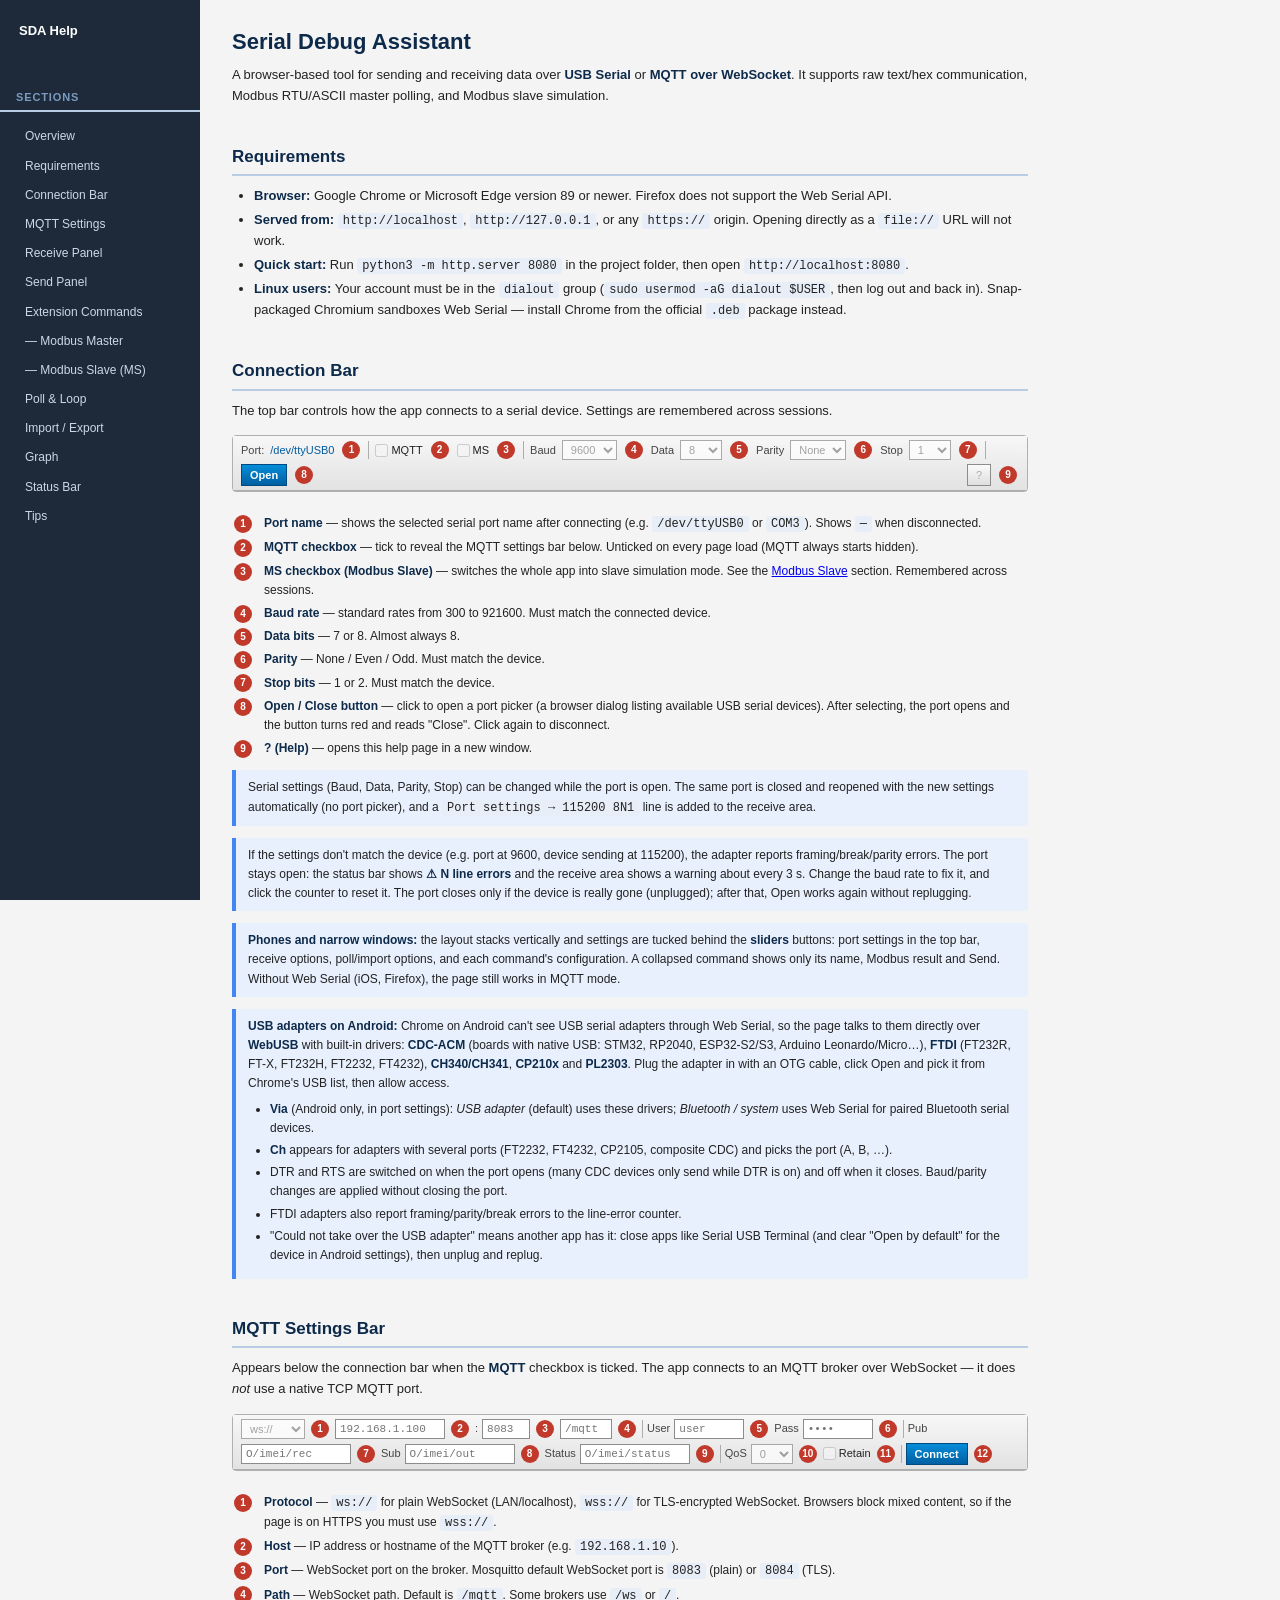
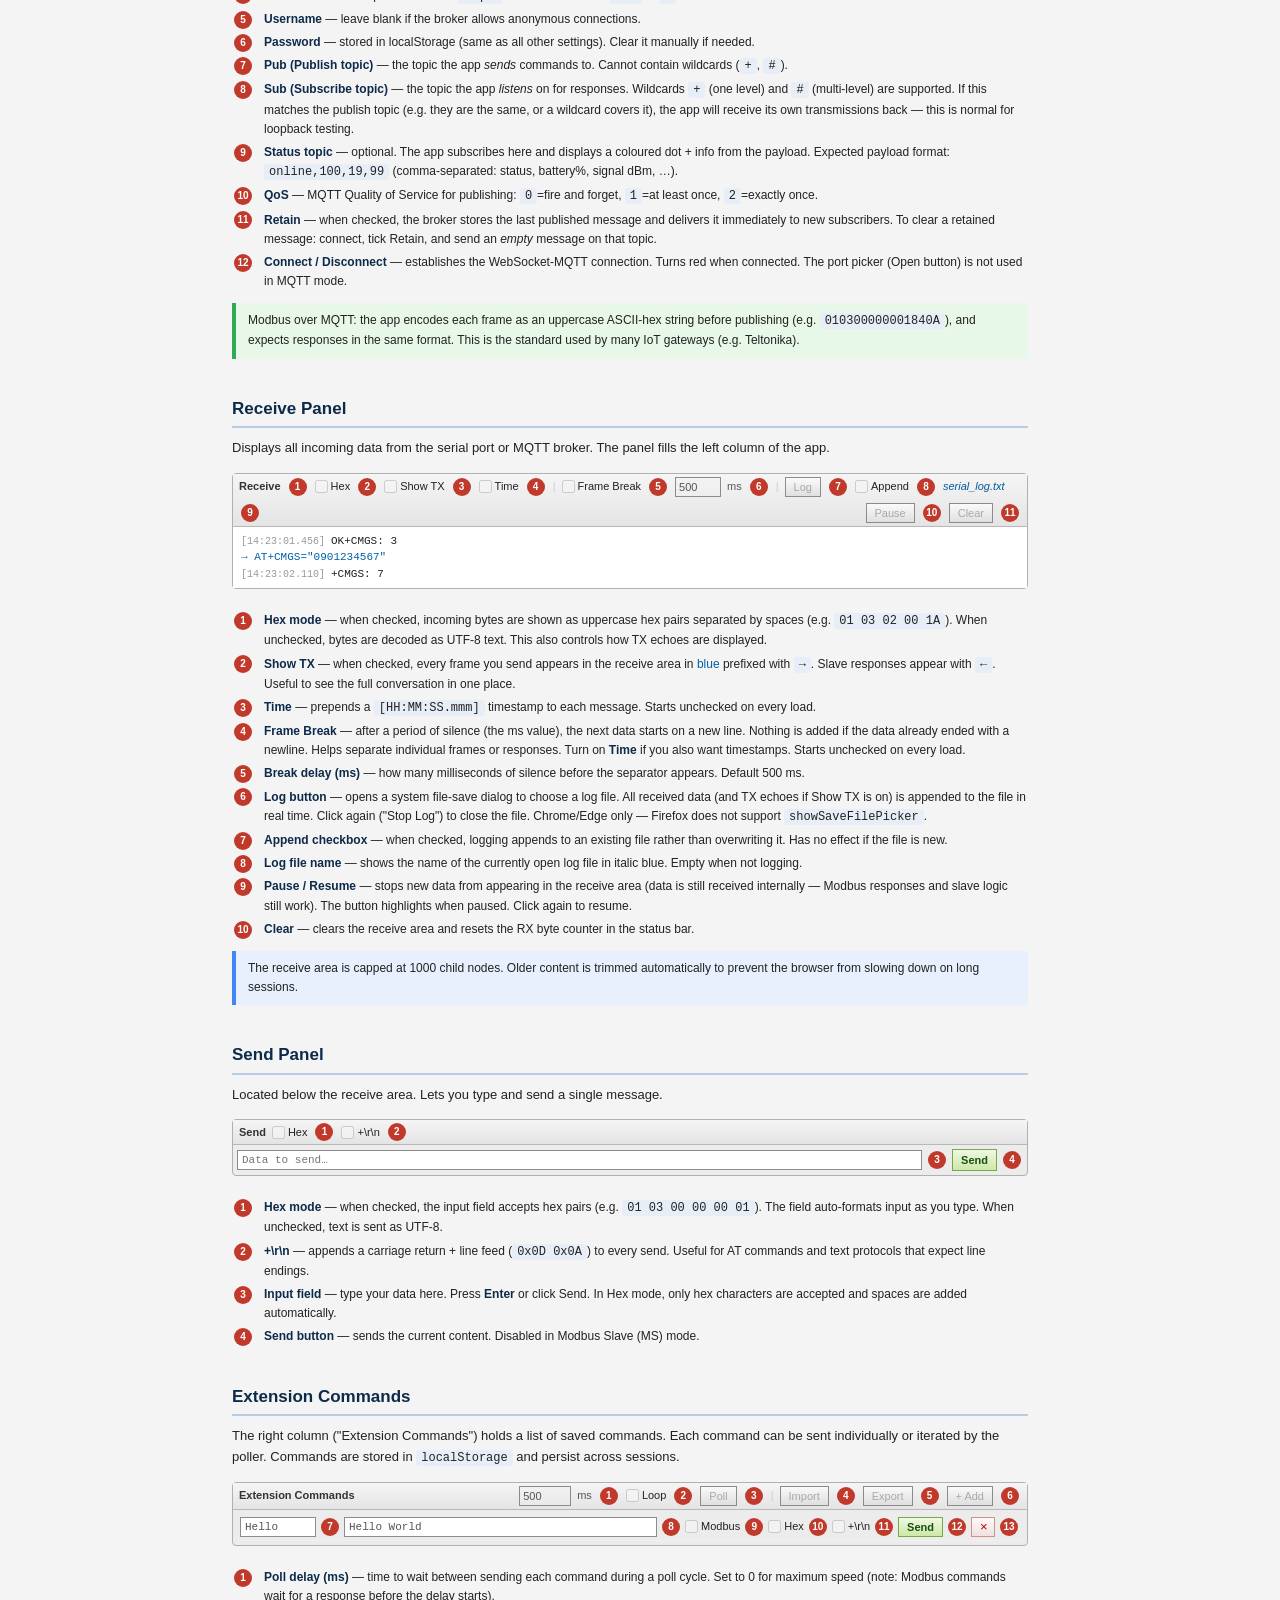
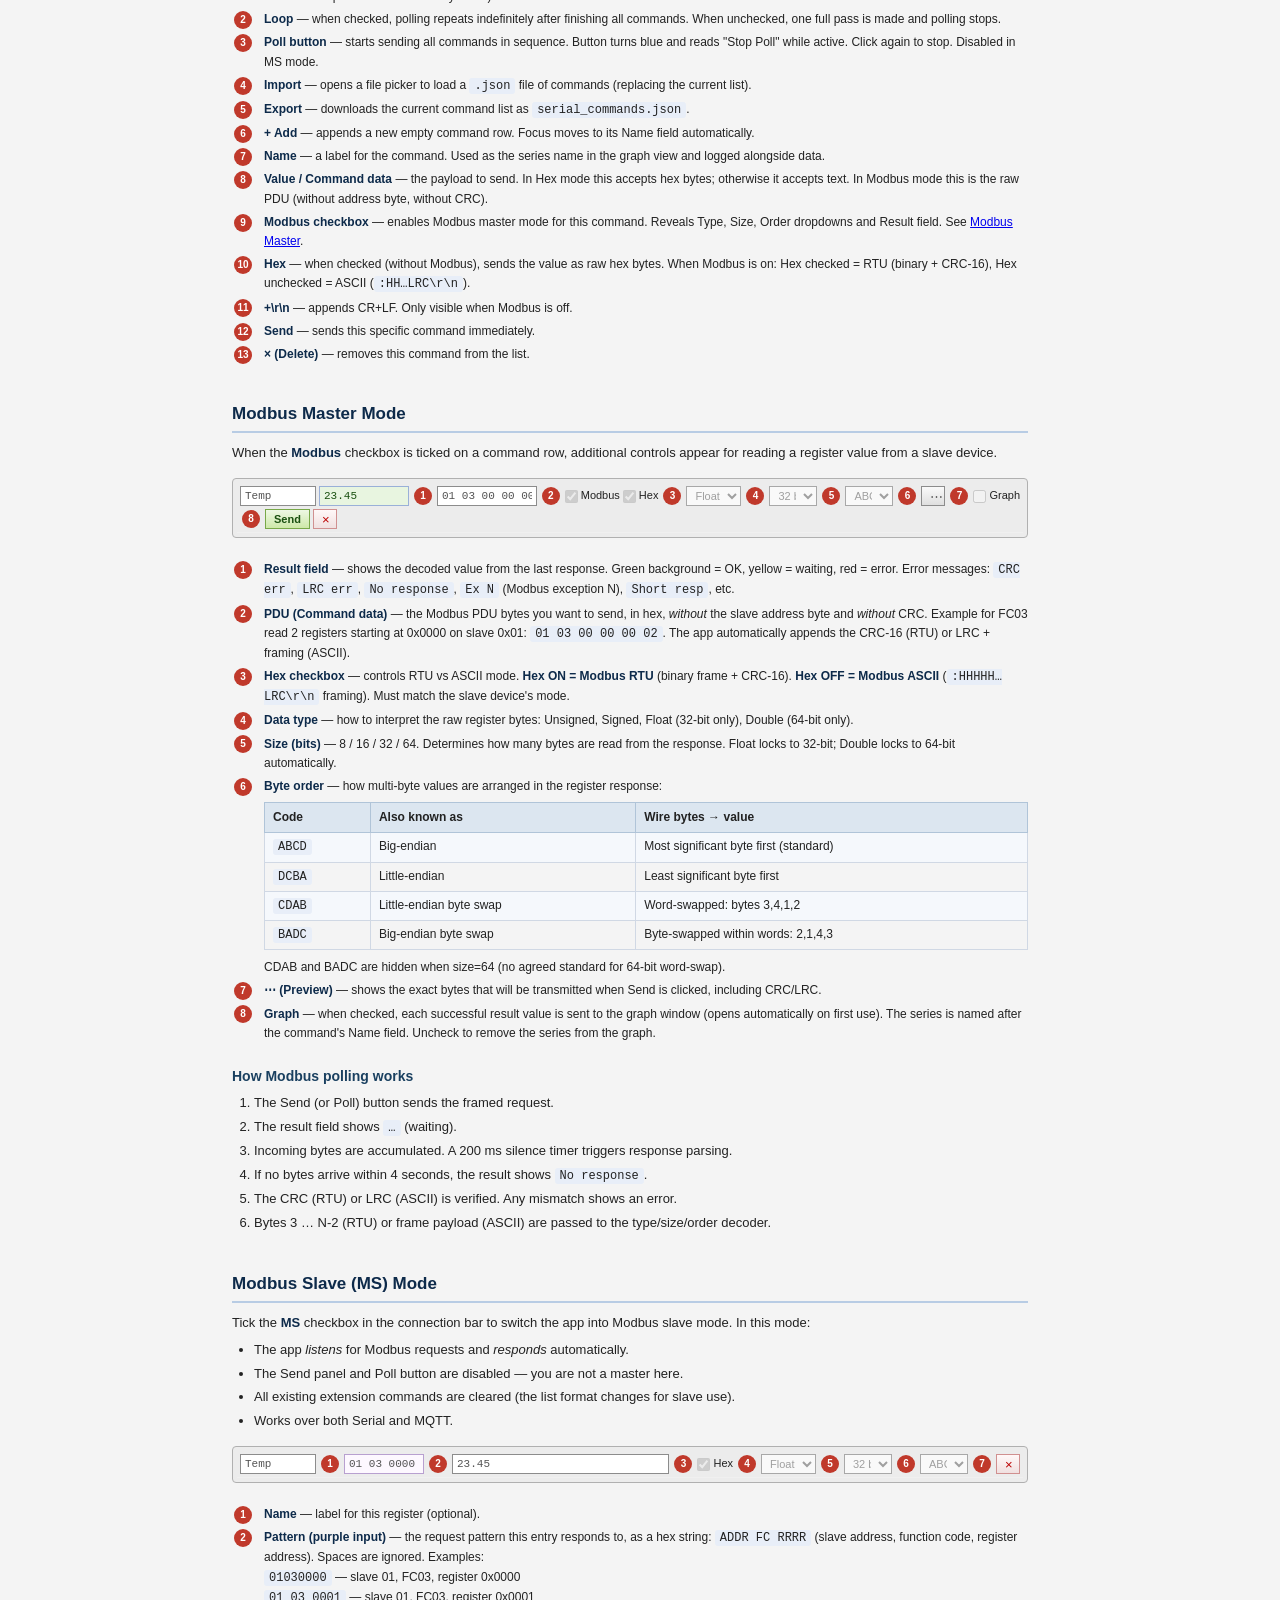
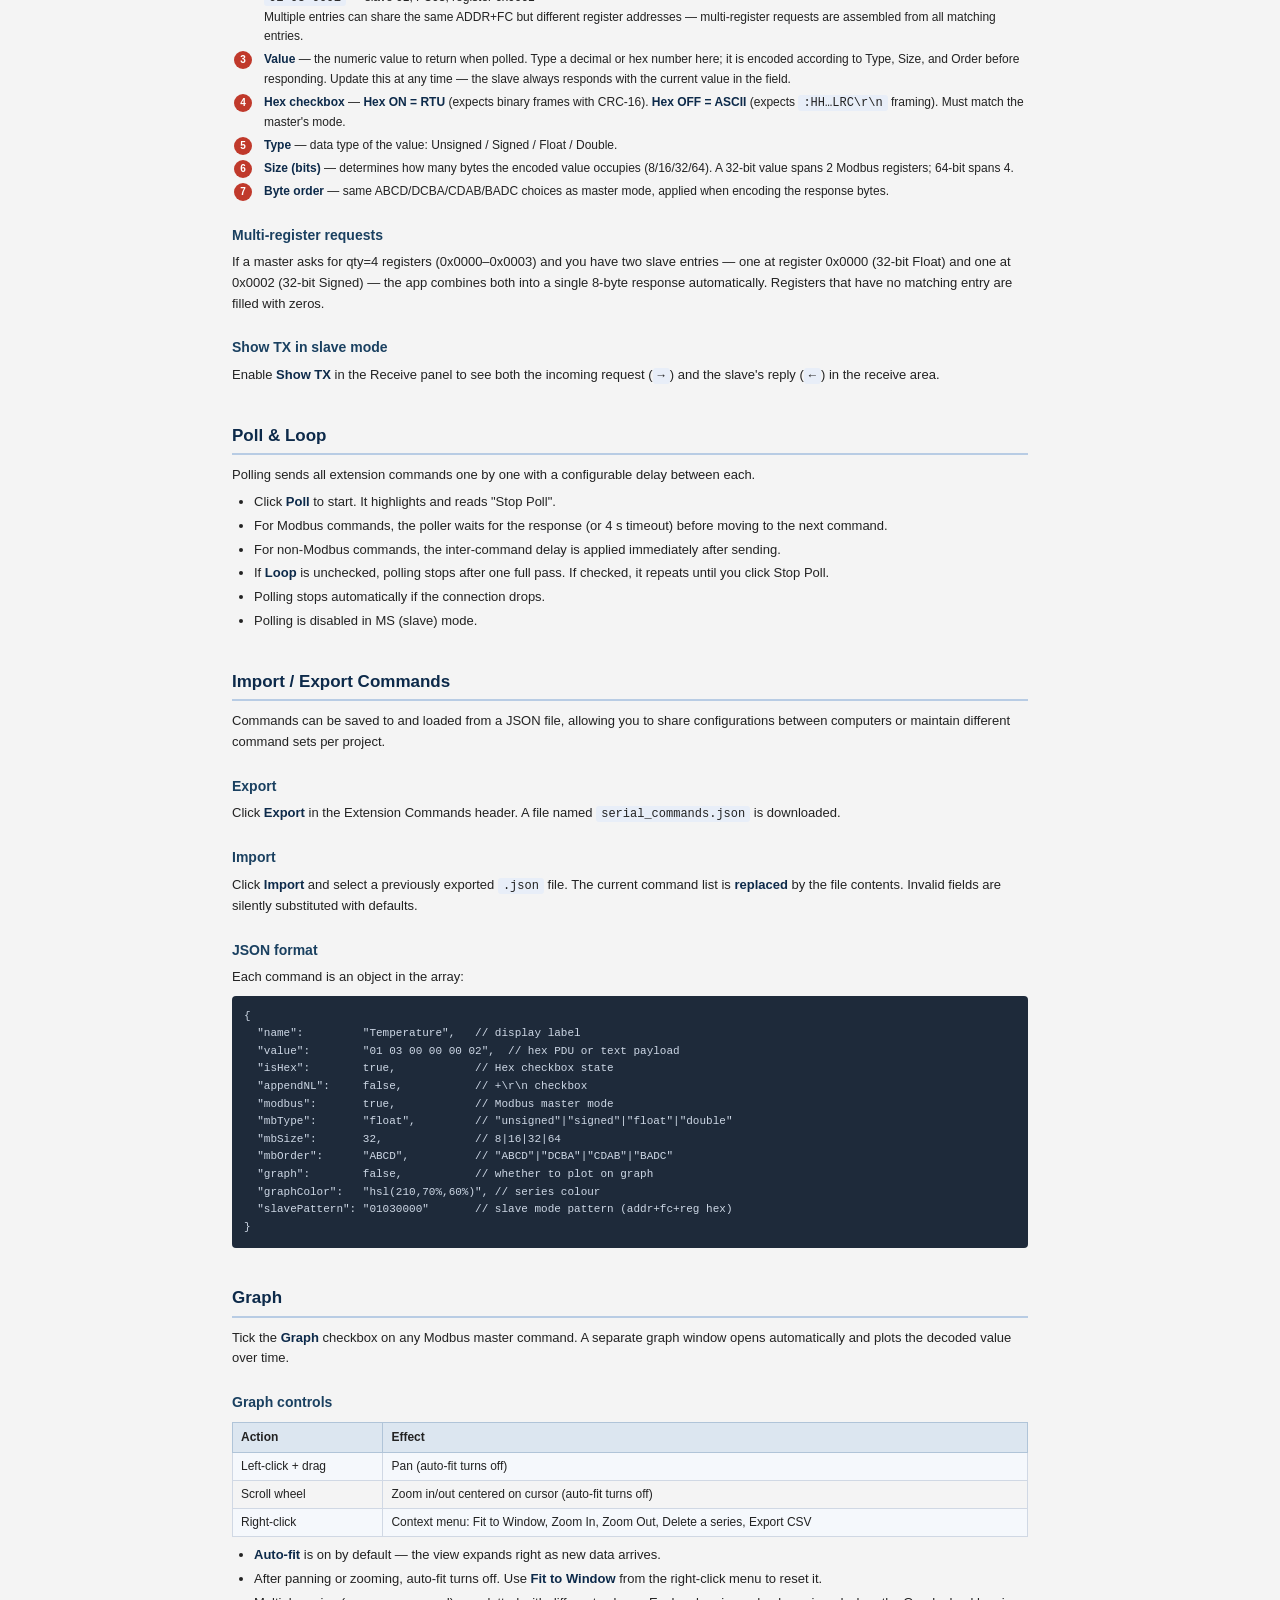
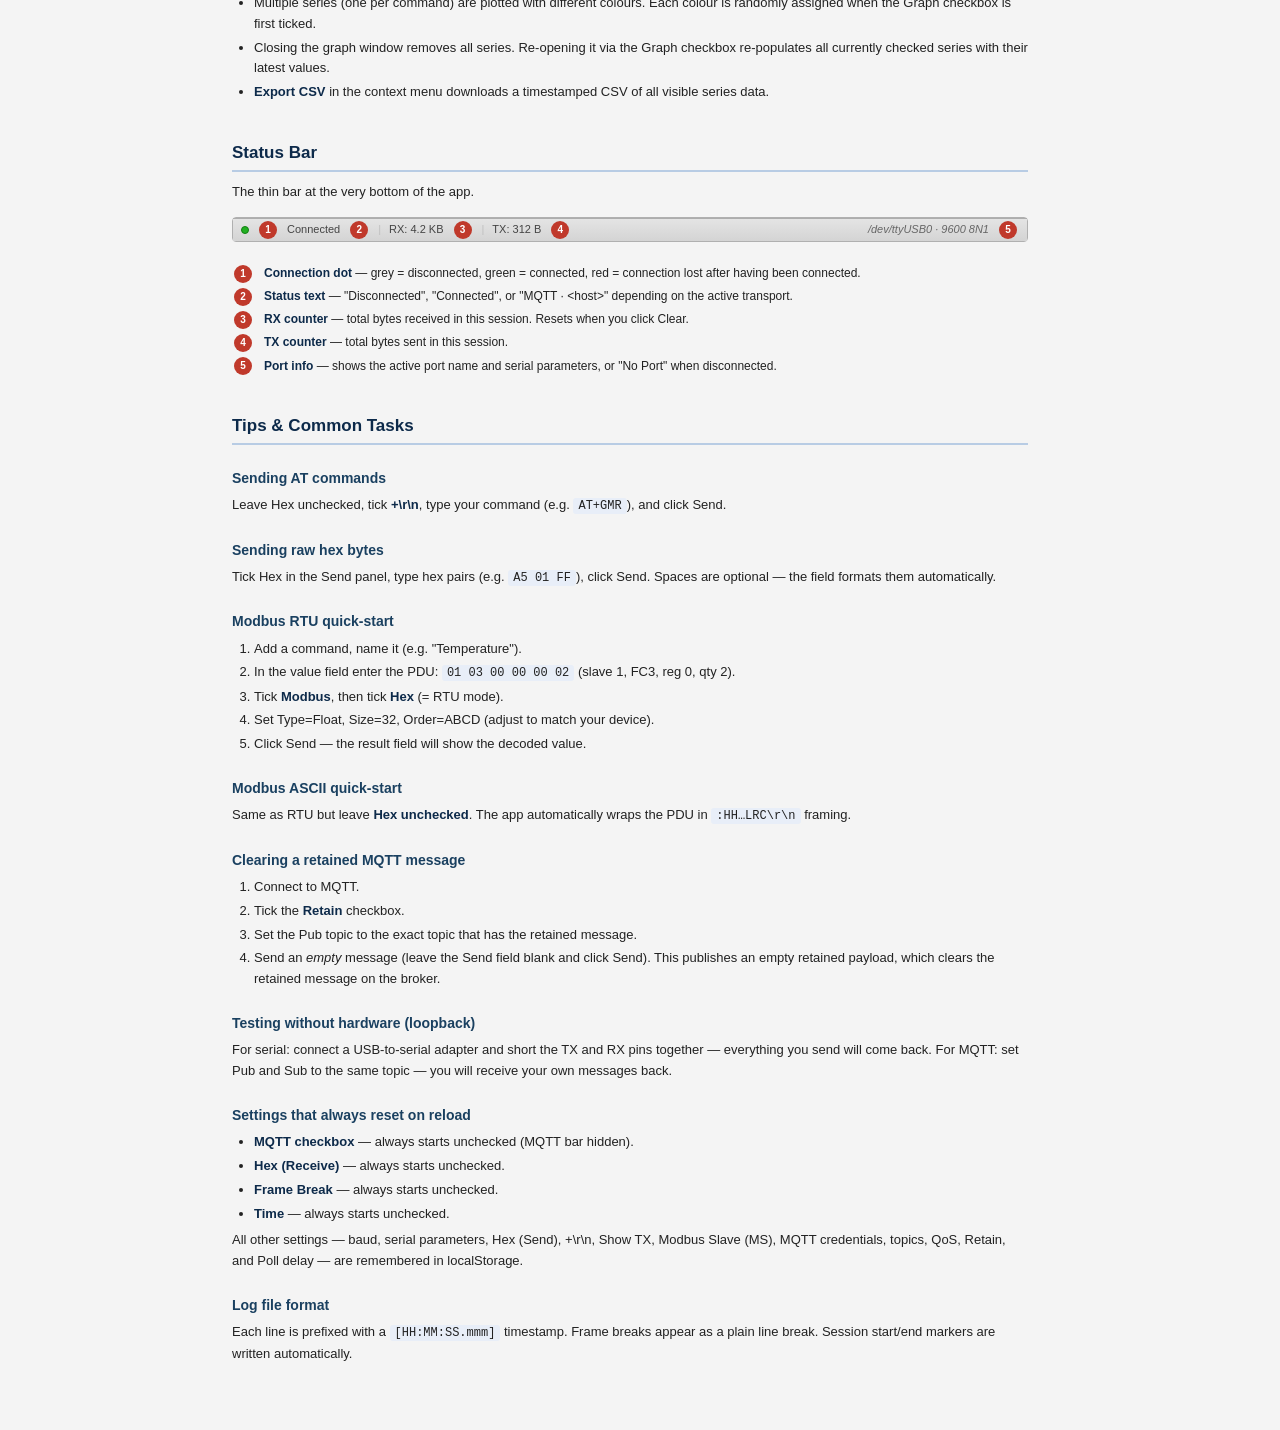
<file: help.html>
<!DOCTYPE html>
<html lang="en">
<head>
  <meta charset="UTF-8">
  <title>Serial Debug Assistant – Help</title>
  <style>
    *, *::before, *::after { box-sizing: border-box; margin: 0; padding: 0; }

    body {
      font-family: 'Segoe UI', Tahoma, Geneva, Verdana, sans-serif;
      font-size: 13px;
      background: #f4f4f4;
      color: #222;
      line-height: 1.6;
    }

    /* ── nav ── */
    nav {
      position: fixed;
      top: 0; left: 0;
      width: 200px;
      height: 100vh;
      background: #1e2a3a;
      color: #cdd7e5;
      overflow-y: auto;
      padding: 16px 0;
      z-index: 10;
    }
    nav h2 {
      font-size: 11px;
      text-transform: uppercase;
      letter-spacing: .08em;
      color: #7a9bbf;
      padding: 6px 16px 4px;
    }
    nav a {
      display: block;
      padding: 5px 16px 5px 22px;
      color: #cdd7e5;
      text-decoration: none;
      font-size: 12px;
      border-left: 3px solid transparent;
      transition: background .1s;
    }
    nav a:hover { background: #263547; color: #fff; }
    nav a.top { font-weight: 700; font-size: 13px; padding-left: 16px; color: #fff; margin-bottom: 6px; }

    /* ── content ── */
    .content {
      margin-left: 200px;
      padding: 24px 32px 60px;
      max-width: 860px;
    }

    h1 { font-size: 22px; color: #0d2a4a; margin-bottom: 6px; }
    h2 { font-size: 17px; color: #0d2a4a; margin: 36px 0 10px; padding-bottom: 4px; border-bottom: 2px solid #b8cce4; }
    h3 { font-size: 14px; color: #1a4060; margin: 22px 0 6px; }
    p  { margin: 6px 0; }
    ul, ol { margin: 6px 0 6px 22px; }
    li { margin: 3px 0; }
    code {
      font-family: 'Courier New', monospace;
      background: #e8eef8;
      padding: 1px 5px;
      border-radius: 3px;
      font-size: 12px;
    }
    strong { color: #0d2a4a; }
    a.ext { color: #0060c0; }

    /* ── note / tip / warn boxes ── */
    .note, .tip, .warn {
      border-left: 4px solid;
      padding: 8px 12px;
      margin: 12px 0;
      border-radius: 0 4px 4px 0;
      font-size: 12px;
    }
    .note { background: #e8f0fe; border-color: #4285f4; }
    .tip  { background: #e8f8e8; border-color: #34a853; }
    .warn { background: #fff3e0; border-color: #f9ab00; }

    /* ── UI mockup diagrams ── */
    .diagram {
      position: relative;
      background: #ececec;
      border: 1px solid #b0b0b0;
      border-radius: 4px;
      margin: 14px 0 22px;
      font-size: 11px;
      font-family: 'Segoe UI', sans-serif;
    }
    .diagram .bar {
      display: flex;
      align-items: center;
      gap: 6px;
      padding: 4px 8px;
      background: linear-gradient(180deg, #f7f7f7, #e2e2e2);
      border-bottom: 1px solid #adadad;
      flex-wrap: wrap;
      row-gap: 4px;
    }
    .diagram .panel-bar {
      display: flex;
      align-items: center;
      gap: 6px;
      padding: 3px 6px;
      background: linear-gradient(180deg, #f5f5f5, #e4e4e4);
      border-bottom: 1px solid #b8b8b8;
      flex-wrap: wrap;
    }
    .diagram .status {
      display: flex;
      align-items: center;
      gap: 8px;
      padding: 2px 8px;
      background: linear-gradient(180deg, #e4e4e4, #d4d4d4);
      border-top: 1px solid #adadad;
      font-size: 11px;
      color: #444;
    }
    .d-lbl  { color: #444; white-space: nowrap; }
    .d-sel  { height: 20px; border: 1px solid #8c8c8c; background: #fff; padding: 0 4px; font-size: 11px; }
    .d-inp  { height: 20px; border: 1px solid #8c8c8c; background: #fff; padding: 0 4px; font-size: 11px; font-family: 'Courier New', monospace; }
    .d-btn  { height: 22px; padding: 0 8px; border: 1px solid #8c8c8c; background: linear-gradient(180deg,#fafafa,#dfdfdf); font-size: 11px; cursor: default; white-space: nowrap; }
    .d-btn.blue  { background: linear-gradient(180deg,#068dd8,#005fa3); color:#fff; border-color:#004a82; font-weight:600; }
    .d-btn.green { background: linear-gradient(180deg,#eef8e4,#cde8a8); border-color:#78a848; color:#1a5010; font-weight:600; }
    .d-btn.red   { background: linear-gradient(180deg,#d94040,#a82020); color:#fff; border-color:#801818; font-weight:600; }
    .d-dot  { width:8px; height:8px; border-radius:50%; display:inline-block; border:1px solid #999; background:#bbb; flex-shrink:0; }
    .d-dot.on  { background:#22b022; border-color:#128012; }
    .d-dot.off { background:#d94040; border-color:#a82020; }
    .d-chk  { display:flex; align-items:center; gap:3px; white-space:nowrap; cursor:default; }
    .d-sep  { width:1px; height:18px; background:#adadad; flex-shrink:0; }
    .d-port { color:#005a9e; font-weight:500; }
    .d-area { font-family:'Courier New',monospace; font-size:11px; padding:6px 8px; background:#fff; min-height:56px; line-height:1.5; }
    .d-rx-ts { color:#999; font-size:10px; }
    .d-tx-echo { color:#0060a8; }
    .d-title { font-weight:700; font-size:11px; color:#333; }
    .d-spacer { flex:1; }
    .d-slave { background:#fdf8ff; border-color:#b8a0d0; }
    .d-result { width:90px; height:20px; font-family:'Courier New',monospace; font-size:11px; border:1px solid #9ab0d8; background:#e8f5e0; padding:0 4px; color:#1a5010; cursor:default; }

    /* ── callout annotations ── */
    .callouts {
      position: relative;
      overflow: visible;
    }
    .ann {
      display: inline-flex;
      align-items: center;
      justify-content: center;
      width: 18px;
      height: 18px;
      border-radius: 50%;
      background: #c0392b;
      color: #fff;
      font-size: 10px;
      font-weight: 700;
      vertical-align: middle;
      margin: 0 2px;
      flex-shrink: 0;
      cursor: default;
      user-select: none;
    }

    /* ── callout legend ── */
    .legend {
      margin: 10px 0 0;
      display: grid;
      grid-template-columns: auto 1fr;
      gap: 4px 10px;
      font-size: 12px;
    }
    .legend .num { text-align: right; }

    /* ── table ── */
    table { border-collapse: collapse; margin: 8px 0; width: 100%; font-size: 12px; }
    th { background: #dce6f0; text-align: left; padding: 5px 8px; border: 1px solid #b0c4d8; }
    td { padding: 4px 8px; border: 1px solid #d0d8e4; vertical-align: top; }
    tr:nth-child(even) td { background: #f5f8fc; }
  </style>
</head>
<body>

<nav>
  <a href="#overview" class="top">SDA Help</a>
  <h2>Sections</h2>
  <a href="#overview">Overview</a>
  <a href="#requirements">Requirements</a>
  <a href="#conn-bar">Connection Bar</a>
  <a href="#mqtt-bar">MQTT Settings</a>
  <a href="#receive">Receive Panel</a>
  <a href="#send">Send Panel</a>
  <a href="#ext-cmds">Extension Commands</a>
  <a href="#modbus-master">— Modbus Master</a>
  <a href="#modbus-slave">— Modbus Slave (MS)</a>
  <a href="#poll">Poll &amp; Loop</a>
  <a href="#import-export">Import / Export</a>
  <a href="#graph">Graph</a>
  <a href="#status-bar">Status Bar</a>
  <a href="#tips">Tips</a>
</nav>

<div class="content">

<!-- ══════════════════════════════════════════════════════ -->
<h1 id="overview">Serial Debug Assistant</h1>
<p>A browser-based tool for sending and receiving data over <strong>USB Serial</strong> or <strong>MQTT over WebSocket</strong>. It supports raw text/hex communication, Modbus RTU/ASCII master polling, and Modbus slave simulation.</p>

<!-- ══════════════════════════════════════════════════════ -->
<h2 id="requirements">Requirements</h2>
<ul>
  <li><strong>Browser:</strong> Google Chrome or Microsoft Edge version 89 or newer. Firefox does not support the Web Serial API.</li>
  <li><strong>Served from:</strong> <code>http://localhost</code>, <code>http://127.0.0.1</code>, or any <code>https://</code> origin. Opening directly as a <code>file://</code> URL will not work.</li>
  <li><strong>Quick start:</strong> Run <code>python3 -m http.server 8080</code> in the project folder, then open <code>http://localhost:8080</code>.</li>
  <li><strong>Linux users:</strong> Your account must be in the <code>dialout</code> group (<code>sudo usermod -aG dialout $USER</code>, then log out and back in). Snap-packaged Chromium sandboxes Web Serial — install Chrome from the official <code>.deb</code> package instead.</li>
</ul>

<!-- ══════════════════════════════════════════════════════ -->
<h2 id="conn-bar">Connection Bar</h2>
<p>The top bar controls how the app connects to a serial device. Settings are remembered across sessions.</p>

<div class="diagram">
  <div class="bar">
    <span class="d-lbl">Port:</span>
    <span class="d-port">/dev/ttyUSB0</span>
    <span class="ann">1</span>
    <span class="d-sep"></span>
    <label class="d-chk"><input type="checkbox" disabled> MQTT</label>
    <span class="ann">2</span>
    <label class="d-chk"><input type="checkbox" disabled> MS</label>
    <span class="ann">3</span>
    <span class="d-sep"></span>
    <span class="d-lbl">Baud</span>
    <select class="d-sel" disabled><option>9600</option></select>
    <span class="ann">4</span>
    <span class="d-lbl">Data</span>
    <select class="d-sel" style="width:42px" disabled><option>8</option></select>
    <span class="ann">5</span>
    <span class="d-lbl">Parity</span>
    <select class="d-sel" style="width:56px" disabled><option>None</option></select>
    <span class="ann">6</span>
    <span class="d-lbl">Stop</span>
    <select class="d-sel" style="width:42px" disabled><option>1</option></select>
    <span class="ann">7</span>
    <span class="d-sep"></span>
    <button class="d-btn blue" disabled>Open</button>
    <span class="ann">8</span>
    <span style="flex:1"></span>
    <button class="d-btn" disabled>?</button>
    <span class="ann">9</span>
  </div>
</div>

<div class="legend">
  <span class="num"><span class="ann">1</span></span><span><strong>Port name</strong> — shows the selected serial port name after connecting (e.g. <code>/dev/ttyUSB0</code> or <code>COM3</code>). Shows <code>—</code> when disconnected.</span>
  <span class="num"><span class="ann">2</span></span><span><strong>MQTT checkbox</strong> — tick to reveal the MQTT settings bar below. Unticked on every page load (MQTT always starts hidden).</span>
  <span class="num"><span class="ann">3</span></span><span><strong>MS checkbox (Modbus Slave)</strong> — switches the whole app into slave simulation mode. See the <a href="#modbus-slave">Modbus Slave</a> section. Remembered across sessions.</span>
  <span class="num"><span class="ann">4</span></span><span><strong>Baud rate</strong> — standard rates from 300 to 921600. Must match the connected device.</span>
  <span class="num"><span class="ann">5</span></span><span><strong>Data bits</strong> — 7 or 8. Almost always 8.</span>
  <span class="num"><span class="ann">6</span></span><span><strong>Parity</strong> — None / Even / Odd. Must match the device.</span>
  <span class="num"><span class="ann">7</span></span><span><strong>Stop bits</strong> — 1 or 2. Must match the device.</span>
  <span class="num"><span class="ann">8</span></span><span><strong>Open / Close button</strong> — click to open a port picker (a browser dialog listing available USB serial devices). After selecting, the port opens and the button turns red and reads "Close". Click again to disconnect.</span>
  <span class="num"><span class="ann">9</span></span><span><strong>? (Help)</strong> — opens this help page in a new window.</span>
</div>

<div class="note">Serial settings (Baud, Data, Parity, Stop) can be changed while the port is open. The same port is closed and reopened with the new settings automatically (no port picker), and a <code>Port settings → 115200 8N1</code> line is added to the receive area.</div>

<div class="note">If the settings don't match the device (e.g. port at 9600, device sending at 115200), the adapter reports framing/break/parity errors. The port stays open: the status bar shows <strong>⚠ N line errors</strong> and the receive area shows a warning about every 3 s. Change the baud rate to fix it, and click the counter to reset it. The port closes only if the device is really gone (unplugged); after that, Open works again without replugging.</div>

<div class="note"><strong>Phones and narrow windows:</strong> the layout stacks vertically and settings are tucked behind the <strong>sliders</strong> buttons: port settings in the top bar, receive options, poll/import options, and each command's configuration. A collapsed command shows only its name, Modbus result and Send. Without Web Serial (iOS, Firefox), the page still works in MQTT mode.</div>

<div class="note"><strong>USB adapters on Android:</strong> Chrome on Android can't see USB serial adapters through Web Serial, so the page talks to them directly over <strong>WebUSB</strong> with built-in drivers: <strong>CDC-ACM</strong> (boards with native USB: STM32, RP2040, ESP32-S2/S3, Arduino Leonardo/Micro…), <strong>FTDI</strong> (FT232R, FT-X, FT232H, FT2232, FT4232), <strong>CH340/CH341</strong>, <strong>CP210x</strong> and <strong>PL2303</strong>. Plug the adapter in with an OTG cable, click Open and pick it from Chrome's USB list, then allow access.
<ul>
  <li><strong>Via</strong> (Android only, in port settings): <em>USB adapter</em> (default) uses these drivers; <em>Bluetooth / system</em> uses Web Serial for paired Bluetooth serial devices.</li>
  <li><strong>Ch</strong> appears for adapters with several ports (FT2232, FT4232, CP2105, composite CDC) and picks the port (A, B, …).</li>
  <li>DTR and RTS are switched on when the port opens (many CDC devices only send while DTR is on) and off when it closes. Baud/parity changes are applied without closing the port.</li>
  <li>FTDI adapters also report framing/parity/break errors to the line-error counter.</li>
  <li>"Could not take over the USB adapter" means another app has it: close apps like Serial USB Terminal (and clear "Open by default" for the device in Android settings), then unplug and replug.</li>
</ul></div>

<!-- ══════════════════════════════════════════════════════ -->
<h2 id="mqtt-bar">MQTT Settings Bar</h2>
<p>Appears below the connection bar when the <strong>MQTT</strong> checkbox is ticked. The app connects to an MQTT broker over WebSocket — it does <em>not</em> use a native TCP MQTT port.</p>

<div class="diagram">
  <div class="bar" style="font-size:11px; gap:4px; flex-wrap:wrap; row-gap:4px;">
    <select class="d-sel" style="width:64px" disabled><option>ws://</option></select>
    <span class="ann">1</span>
    <input class="d-inp" style="width:110px" placeholder="192.168.1.100" disabled>
    <span class="ann">2</span>
    <span class="d-lbl">:</span>
    <input class="d-inp" style="width:48px" placeholder="8083" disabled>
    <span class="ann">3</span>
    <input class="d-inp" style="width:52px" placeholder="/mqtt" disabled>
    <span class="ann">4</span>
    <span class="d-sep"></span>
    <span class="d-lbl">User</span>
    <input class="d-inp" style="width:70px" placeholder="user" disabled>
    <span class="ann">5</span>
    <span class="d-lbl">Pass</span>
    <input class="d-inp" style="width:70px" placeholder="••••" disabled>
    <span class="ann">6</span>
    <span class="d-sep"></span>
    <span class="d-lbl">Pub</span>
    <input class="d-inp" style="width:110px" placeholder="O/imei/rec" disabled>
    <span class="ann">7</span>
    <span class="d-lbl">Sub</span>
    <input class="d-inp" style="width:110px" placeholder="O/imei/out" disabled>
    <span class="ann">8</span>
    <span class="d-lbl">Status</span>
    <input class="d-inp" style="width:110px" placeholder="O/imei/status" disabled>
    <span class="ann">9</span>
    <span class="d-sep"></span>
    <span class="d-lbl">QoS</span>
    <select class="d-sel" style="width:42px" disabled><option>0</option></select>
    <span class="ann">10</span>
    <label class="d-chk"><input type="checkbox" disabled> Retain</label>
    <span class="ann">11</span>
    <span class="d-sep"></span>
    <button class="d-btn blue" disabled>Connect</button>
    <span class="ann">12</span>
  </div>
</div>

<div class="legend">
  <span class="num"><span class="ann">1</span></span><span><strong>Protocol</strong> — <code>ws://</code> for plain WebSocket (LAN/localhost), <code>wss://</code> for TLS-encrypted WebSocket. Browsers block mixed content, so if the page is on HTTPS you must use <code>wss://</code>.</span>
  <span class="num"><span class="ann">2</span></span><span><strong>Host</strong> — IP address or hostname of the MQTT broker (e.g. <code>192.168.1.10</code>).</span>
  <span class="num"><span class="ann">3</span></span><span><strong>Port</strong> — WebSocket port on the broker. Mosquitto default WebSocket port is <code>8083</code> (plain) or <code>8084</code> (TLS).</span>
  <span class="num"><span class="ann">4</span></span><span><strong>Path</strong> — WebSocket path. Default is <code>/mqtt</code>. Some brokers use <code>/ws</code> or <code>/</code>.</span>
  <span class="num"><span class="ann">5</span></span><span><strong>Username</strong> — leave blank if the broker allows anonymous connections.</span>
  <span class="num"><span class="ann">6</span></span><span><strong>Password</strong> — stored in localStorage (same as all other settings). Clear it manually if needed.</span>
  <span class="num"><span class="ann">7</span></span><span><strong>Pub (Publish topic)</strong> — the topic the app <em>sends</em> commands to. Cannot contain wildcards (<code>+</code>, <code>#</code>).</span>
  <span class="num"><span class="ann">8</span></span><span><strong>Sub (Subscribe topic)</strong> — the topic the app <em>listens</em> on for responses. Wildcards <code>+</code> (one level) and <code>#</code> (multi-level) are supported. If this matches the publish topic (e.g. they are the same, or a wildcard covers it), the app will receive its own transmissions back — this is normal for loopback testing.</span>
  <span class="num"><span class="ann">9</span></span><span><strong>Status topic</strong> — optional. The app subscribes here and displays a coloured dot + info from the payload. Expected payload format: <code>online,100,19,99</code> (comma-separated: status, battery%, signal dBm, …).</span>
  <span class="num"><span class="ann">10</span></span><span><strong>QoS</strong> — MQTT Quality of Service for publishing: <code>0</code>=fire and forget, <code>1</code>=at least once, <code>2</code>=exactly once.</span>
  <span class="num"><span class="ann">11</span></span><span><strong>Retain</strong> — when checked, the broker stores the last published message and delivers it immediately to new subscribers. To clear a retained message: connect, tick Retain, and send an <em>empty</em> message on that topic.</span>
  <span class="num"><span class="ann">12</span></span><span><strong>Connect / Disconnect</strong> — establishes the WebSocket-MQTT connection. Turns red when connected. The port picker (Open button) is not used in MQTT mode.</span>
</div>

<div class="tip">Modbus over MQTT: the app encodes each frame as an uppercase ASCII-hex string before publishing (e.g. <code>010300000001840A</code>), and expects responses in the same format. This is the standard used by many IoT gateways (e.g. Teltonika).</div>

<!-- ══════════════════════════════════════════════════════ -->
<h2 id="receive">Receive Panel</h2>
<p>Displays all incoming data from the serial port or MQTT broker. The panel fills the left column of the app.</p>

<div class="diagram">
  <div class="panel-bar">
    <span class="d-title">Receive</span>
    <span class="ann">1</span>
    <label class="d-chk"><input type="checkbox" disabled> Hex</label>
    <span class="ann">2</span>
    <label class="d-chk"><input type="checkbox" disabled> Show TX</label>
    <span class="ann">3</span>
    <label class="d-chk"><input type="checkbox" disabled> Time</label>
    <span class="ann">4</span>
    <span style="color:#ccc">|</span>
    <label class="d-chk"><input type="checkbox" disabled> Frame Break</label>
    <span class="ann">5</span>
    <input type="number" style="width:46px;height:20px;border:1px solid #8c8c8c;font-size:11px;padding:0 3px" value="500" disabled>
    <span style="color:#555;font-size:11px">ms</span>
    <span class="ann">6</span>
    <span style="color:#ccc">|</span>
    <button class="d-btn" style="height:20px;font-size:11px" disabled>Log</button>
    <span class="ann">7</span>
    <label class="d-chk"><input type="checkbox" disabled> Append</label>
    <span class="ann">8</span>
    <span style="color:#005a9e;font-size:11px;font-style:italic">serial_log.txt</span>
    <span class="ann">9</span>
    <span class="d-spacer"></span>
    <button class="d-btn" style="height:20px;font-size:11px" disabled>Pause</button>
    <span class="ann">10</span>
    <button class="d-btn" style="height:20px;font-size:11px" disabled>Clear</button>
    <span class="ann">11</span>
  </div>
  <div class="d-area">
    <span class="d-rx-ts">[14:23:01.456] </span>OK+CMGS: 3<br>
    <span class="d-tx-echo">→ AT+CMGS="0901234567"</span><br>
    <span class="d-rx-ts">[14:23:02.110] </span>+CMGS: 7
  </div>
</div>

<div class="legend">
  <span class="num"><span class="ann">1</span></span><span><strong>Hex mode</strong> — when checked, incoming bytes are shown as uppercase hex pairs separated by spaces (e.g. <code>01 03 02 00 1A</code>). When unchecked, bytes are decoded as UTF-8 text. This also controls how TX echoes are displayed.</span>
  <span class="num"><span class="ann">2</span></span><span><strong>Show TX</strong> — when checked, every frame you send appears in the receive area in <span style="color:#0060a8">blue</span> prefixed with <code>→</code>. Slave responses appear with <code>←</code>. Useful to see the full conversation in one place.</span>
  <span class="num"><span class="ann">3</span></span><span><strong>Time</strong> — prepends a <code>[HH:MM:SS.mmm]</code> timestamp to each message. Starts unchecked on every load.</span>
  <span class="num"><span class="ann">4</span></span><span><strong>Frame Break</strong> — after a period of silence (the ms value), the next data starts on a new line. Nothing is added if the data already ended with a newline. Helps separate individual frames or responses. Turn on <strong>Time</strong> if you also want timestamps. Starts unchecked on every load.</span>
  <span class="num"><span class="ann">5</span></span><span><strong>Break delay (ms)</strong> — how many milliseconds of silence before the separator appears. Default 500 ms.</span>
  <span class="num"><span class="ann">6</span></span><span><strong>Log button</strong> — opens a system file-save dialog to choose a log file. All received data (and TX echoes if Show TX is on) is appended to the file in real time. Click again ("Stop Log") to close the file. Chrome/Edge only — Firefox does not support <code>showSaveFilePicker</code>.</span>
  <span class="num"><span class="ann">7</span></span><span><strong>Append checkbox</strong> — when checked, logging appends to an existing file rather than overwriting it. Has no effect if the file is new.</span>
  <span class="num"><span class="ann">8</span></span><span><strong>Log file name</strong> — shows the name of the currently open log file in italic blue. Empty when not logging.</span>
  <span class="num"><span class="ann">9</span></span><span><strong>Pause / Resume</strong> — stops new data from appearing in the receive area (data is still received internally — Modbus responses and slave logic still work). The button highlights when paused. Click again to resume.</span>
  <span class="num"><span class="ann">10</span></span><span><strong>Clear</strong> — clears the receive area and resets the RX byte counter in the status bar.</span>
</div>

<div class="note">The receive area is capped at 1000 child nodes. Older content is trimmed automatically to prevent the browser from slowing down on long sessions.</div>

<!-- ══════════════════════════════════════════════════════ -->
<h2 id="send">Send Panel</h2>
<p>Located below the receive area. Lets you type and send a single message.</p>

<div class="diagram">
  <div class="panel-bar">
    <span class="d-title">Send</span>
    <label class="d-chk"><input type="checkbox" disabled> Hex</label>
    <span class="ann">1</span>
    <label class="d-chk"><input type="checkbox" disabled> +\r\n</label>
    <span class="ann">2</span>
  </div>
  <div style="display:flex;align-items:center;gap:4px;padding:4px">
    <input class="d-inp" style="flex:1;width:auto" placeholder="Data to send…" disabled>
    <span class="ann">3</span>
    <button class="d-btn green" disabled>Send</button>
    <span class="ann">4</span>
  </div>
</div>

<div class="legend">
  <span class="num"><span class="ann">1</span></span><span><strong>Hex mode</strong> — when checked, the input field accepts hex pairs (e.g. <code>01 03 00 00 00 01</code>). The field auto-formats input as you type. When unchecked, text is sent as UTF-8.</span>
  <span class="num"><span class="ann">2</span></span><span><strong>+\r\n</strong> — appends a carriage return + line feed (<code>0x0D 0x0A</code>) to every send. Useful for AT commands and text protocols that expect line endings.</span>
  <span class="num"><span class="ann">3</span></span><span><strong>Input field</strong> — type your data here. Press <strong>Enter</strong> or click Send. In Hex mode, only hex characters are accepted and spaces are added automatically.</span>
  <span class="num"><span class="ann">4</span></span><span><strong>Send button</strong> — sends the current content. Disabled in Modbus Slave (MS) mode.</span>
</div>

<!-- ══════════════════════════════════════════════════════ -->
<h2 id="ext-cmds">Extension Commands</h2>
<p>The right column ("Extension Commands") holds a list of saved commands. Each command can be sent individually or iterated by the poller. Commands are stored in <code>localStorage</code> and persist across sessions.</p>

<div class="diagram">
  <div class="panel-bar">
    <span class="d-title">Extension Commands</span>
    <span class="d-spacer"></span>
    <input type="number" style="width:52px;height:20px;border:1px solid #8c8c8c;font-size:11px;padding:0 3px" value="500" disabled>
    <span style="color:#555;font-size:11px">ms</span>
    <span class="ann">1</span>
    <label class="d-chk"><input type="checkbox" disabled> Loop</label>
    <span class="ann">2</span>
    <button class="d-btn" style="height:20px;font-size:11px" disabled>Poll</button>
    <span class="ann">3</span>
    <span style="color:#ccc">|</span>
    <button class="d-btn" style="height:20px;font-size:11px" disabled>Import</button>
    <span class="ann">4</span>
    <button class="d-btn" style="height:20px;font-size:11px" disabled>Export</button>
    <span class="ann">5</span>
    <button class="d-btn" style="height:20px;font-size:11px" disabled>+ Add</button>
    <span class="ann">6</span>
  </div>

  <div style="padding:4px">
    <!-- basic command row -->
    <div style="border-bottom:1px solid #f0f0f0;padding:3px">
      <div style="display:flex;align-items:center;gap:3px;flex-wrap:wrap">
        <input class="d-inp" style="width:76px" value="Hello" disabled>
        <span class="ann">7</span>
        <input class="d-inp" style="flex:1;min-width:80px" value="Hello World" disabled>
        <span class="ann">8</span>
        <label class="d-chk" style="font-size:11px"><input type="checkbox" disabled> Modbus</label>
        <span class="ann">9</span>
        <label class="d-chk" style="font-size:11px"><input type="checkbox" disabled> Hex</label>
        <span class="ann">10</span>
        <label class="d-chk" style="font-size:11px"><input type="checkbox" disabled> +\r\n</label>
        <span class="ann">11</span>
        <button class="d-btn green" style="height:20px;font-size:11px" disabled>Send</button>
        <span class="ann">12</span>
        <button class="d-btn" style="height:20px;width:24px;font-size:13px;color:#b00;border-color:#d09090;background:linear-gradient(180deg,#fff8f8,#f0e0e0)" disabled>×</button>
        <span class="ann">13</span>
      </div>
    </div>
  </div>
</div>

<div class="legend">
  <span class="num"><span class="ann">1</span></span><span><strong>Poll delay (ms)</strong> — time to wait between sending each command during a poll cycle. Set to 0 for maximum speed (note: Modbus commands wait for a response before the delay starts).</span>
  <span class="num"><span class="ann">2</span></span><span><strong>Loop</strong> — when checked, polling repeats indefinitely after finishing all commands. When unchecked, one full pass is made and polling stops.</span>
  <span class="num"><span class="ann">3</span></span><span><strong>Poll button</strong> — starts sending all commands in sequence. Button turns blue and reads "Stop Poll" while active. Click again to stop. Disabled in MS mode.</span>
  <span class="num"><span class="ann">4</span></span><span><strong>Import</strong> — opens a file picker to load a <code>.json</code> file of commands (replacing the current list).</span>
  <span class="num"><span class="ann">5</span></span><span><strong>Export</strong> — downloads the current command list as <code>serial_commands.json</code>.</span>
  <span class="num"><span class="ann">6</span></span><span><strong>+ Add</strong> — appends a new empty command row. Focus moves to its Name field automatically.</span>
  <span class="num"><span class="ann">7</span></span><span><strong>Name</strong> — a label for the command. Used as the series name in the graph view and logged alongside data.</span>
  <span class="num"><span class="ann">8</span></span><span><strong>Value / Command data</strong> — the payload to send. In Hex mode this accepts hex bytes; otherwise it accepts text. In Modbus mode this is the raw PDU (without address byte, without CRC).</span>
  <span class="num"><span class="ann">9</span></span><span><strong>Modbus checkbox</strong> — enables Modbus master mode for this command. Reveals Type, Size, Order dropdowns and Result field. See <a href="#modbus-master">Modbus Master</a>.</span>
  <span class="num"><span class="ann">10</span></span><span><strong>Hex</strong> — when checked (without Modbus), sends the value as raw hex bytes. When Modbus is on: Hex checked = RTU (binary + CRC-16), Hex unchecked = ASCII (<code>:HH…LRC\r\n</code>).</span>
  <span class="num"><span class="ann">11</span></span><span><strong>+\r\n</strong> — appends CR+LF. Only visible when Modbus is off.</span>
  <span class="num"><span class="ann">12</span></span><span><strong>Send</strong> — sends this specific command immediately.</span>
  <span class="num"><span class="ann">13</span></span><span><strong>× (Delete)</strong> — removes this command from the list.</span>
</div>

<!-- ══════════════════════════════════════════════════════ -->
<h2 id="modbus-master">Modbus Master Mode</h2>
<p>When the <strong>Modbus</strong> checkbox is ticked on a command row, additional controls appear for reading a register value from a slave device.</p>

<div class="diagram">
  <div style="padding:4px">
    <div style="border-bottom:1px solid #f0f0f0;padding:3px">
      <div style="display:flex;align-items:center;gap:3px;flex-wrap:wrap">
        <input class="d-inp" style="width:76px" value="Temp" disabled>
        <input class="d-result" value="23.45" disabled>
        <span class="ann">1</span>
        <input class="d-inp" style="flex:1;min-width:80px" value="01 03 00 00 00 02" disabled>
        <span class="ann">2</span>
        <label class="d-chk" style="font-size:11px"><input type="checkbox" checked disabled> Modbus</label>
        <label class="d-chk" style="font-size:11px"><input type="checkbox" checked disabled> Hex</label>
        <span class="ann">3</span>
        <select class="d-sel" style="height:20px;font-size:11px" disabled><option>Float</option></select>
        <span class="ann">4</span>
        <select class="d-sel" style="width:48px;height:20px;font-size:11px" disabled><option>32 bit</option></select>
        <span class="ann">5</span>
        <select class="d-sel" style="width:48px;height:20px;font-size:11px" disabled><option>ABCD</option></select>
        <span class="ann">6</span>
        <button class="d-btn" style="height:20px;width:24px;font-size:13px;color:#666" disabled>⋯</button>
        <span class="ann">7</span>
        <label class="d-chk" style="font-size:11px"><input type="checkbox" disabled> Graph</label>
        <span class="ann">8</span>
        <button class="d-btn green" style="height:20px;font-size:11px" disabled>Send</button>
        <button class="d-btn" style="height:20px;width:24px;font-size:13px;color:#b00;border-color:#d09090;background:linear-gradient(180deg,#fff8f8,#f0e0e0)" disabled>×</button>
      </div>
    </div>
  </div>
</div>

<div class="legend">
  <span class="num"><span class="ann">1</span></span><span><strong>Result field</strong> — shows the decoded value from the last response. Green background = OK, yellow = waiting, red = error. Error messages: <code>CRC err</code>, <code>LRC err</code>, <code>No response</code>, <code>Ex N</code> (Modbus exception N), <code>Short resp</code>, etc.</span>
  <span class="num"><span class="ann">2</span></span><span><strong>PDU (Command data)</strong> — the Modbus PDU bytes you want to send, in hex, <em>without</em> the slave address byte and <em>without</em> CRC. Example for FC03 read 2 registers starting at 0x0000 on slave 0x01: <code>01 03 00 00 00 02</code>. The app automatically appends the CRC-16 (RTU) or LRC + framing (ASCII).</span>
  <span class="num"><span class="ann">3</span></span><span><strong>Hex checkbox</strong> — controls RTU vs ASCII mode. <strong>Hex ON = Modbus RTU</strong> (binary frame + CRC-16). <strong>Hex OFF = Modbus ASCII</strong> (<code>:HHHHH…LRC\r\n</code> framing). Must match the slave device's mode.</span>
  <span class="num"><span class="ann">4</span></span><span><strong>Data type</strong> — how to interpret the raw register bytes: Unsigned, Signed, Float (32-bit only), Double (64-bit only).</span>
  <span class="num"><span class="ann">5</span></span><span><strong>Size (bits)</strong> — 8 / 16 / 32 / 64. Determines how many bytes are read from the response. Float locks to 32-bit; Double locks to 64-bit automatically.</span>
  <span class="num"><span class="ann">6</span></span><span><strong>Byte order</strong> — how multi-byte values are arranged in the register response:
    <table style="margin-top:6px">
      <tr><th>Code</th><th>Also known as</th><th>Wire bytes → value</th></tr>
      <tr><td><code>ABCD</code></td><td>Big-endian</td><td>Most significant byte first (standard)</td></tr>
      <tr><td><code>DCBA</code></td><td>Little-endian</td><td>Least significant byte first</td></tr>
      <tr><td><code>CDAB</code></td><td>Little-endian byte swap</td><td>Word-swapped: bytes 3,4,1,2</td></tr>
      <tr><td><code>BADC</code></td><td>Big-endian byte swap</td><td>Byte-swapped within words: 2,1,4,3</td></tr>
    </table>
    CDAB and BADC are hidden when size=64 (no agreed standard for 64-bit word-swap).
  </span>
  <span class="num"><span class="ann">7</span></span><span><strong>⋯ (Preview)</strong> — shows the exact bytes that will be transmitted when Send is clicked, including CRC/LRC.</span>
  <span class="num"><span class="ann">8</span></span><span><strong>Graph</strong> — when checked, each successful result value is sent to the graph window (opens automatically on first use). The series is named after the command's Name field. Uncheck to remove the series from the graph.</span>
</div>

<h3>How Modbus polling works</h3>
<ol>
  <li>The Send (or Poll) button sends the framed request.</li>
  <li>The result field shows <code>…</code> (waiting).</li>
  <li>Incoming bytes are accumulated. A 200 ms silence timer triggers response parsing.</li>
  <li>If no bytes arrive within 4 seconds, the result shows <code>No response</code>.</li>
  <li>The CRC (RTU) or LRC (ASCII) is verified. Any mismatch shows an error.</li>
  <li>Bytes 3 … N-2 (RTU) or frame payload (ASCII) are passed to the type/size/order decoder.</li>
</ol>

<!-- ══════════════════════════════════════════════════════ -->
<h2 id="modbus-slave">Modbus Slave (MS) Mode</h2>
<p>Tick the <strong>MS</strong> checkbox in the connection bar to switch the app into Modbus slave mode. In this mode:</p>
<ul>
  <li>The app <em>listens</em> for Modbus requests and <em>responds</em> automatically.</li>
  <li>The Send panel and Poll button are disabled — you are not a master here.</li>
  <li>All existing extension commands are cleared (the list format changes for slave use).</li>
  <li>Works over both Serial and MQTT.</li>
</ul>

<div class="diagram">
  <div style="padding:4px">
    <div style="border-bottom:1px solid #f0f0f0;padding:3px">
      <div style="display:flex;align-items:center;gap:3px;flex-wrap:wrap">
        <input class="d-inp" style="width:76px" value="Temp" disabled>
        <span class="ann">1</span>
        <input class="d-inp d-slave" style="width:80px" value="01 03 0000" disabled>
        <span class="ann">2</span>
        <input class="d-inp" style="flex:1;min-width:60px" value="23.45" disabled>
        <span class="ann">3</span>
        <label class="d-chk" style="font-size:11px"><input type="checkbox" checked disabled> Hex</label>
        <span class="ann">4</span>
        <select class="d-sel" style="height:20px;font-size:11px" disabled><option>Float</option></select>
        <span class="ann">5</span>
        <select class="d-sel" style="width:48px;height:20px;font-size:11px" disabled><option>32 bit</option></select>
        <span class="ann">6</span>
        <select class="d-sel" style="width:48px;height:20px;font-size:11px" disabled><option>ABCD</option></select>
        <span class="ann">7</span>
        <button class="d-btn" style="height:20px;width:24px;font-size:13px;color:#b00;border-color:#d09090;background:linear-gradient(180deg,#fff8f8,#f0e0e0)" disabled>×</button>
      </div>
    </div>
  </div>
</div>

<div class="legend">
  <span class="num"><span class="ann">1</span></span><span><strong>Name</strong> — label for this register (optional).</span>
  <span class="num"><span class="ann">2</span></span><span><strong>Pattern (purple input)</strong> — the request pattern this entry responds to, as a hex string: <code>ADDR FC RRRR</code> (slave address, function code, register address). Spaces are ignored. Examples:<br>
    <code>01030000</code> — slave 01, FC03, register 0x0000<br>
    <code>01 03 0001</code> — slave 01, FC03, register 0x0001<br>
    Multiple entries can share the same ADDR+FC but different register addresses — multi-register requests are assembled from all matching entries.
  </span>
  <span class="num"><span class="ann">3</span></span><span><strong>Value</strong> — the numeric value to return when polled. Type a decimal or hex number here; it is encoded according to Type, Size, and Order before responding. Update this at any time — the slave always responds with the current value in the field.</span>
  <span class="num"><span class="ann">4</span></span><span><strong>Hex checkbox</strong> — <strong>Hex ON = RTU</strong> (expects binary frames with CRC-16). <strong>Hex OFF = ASCII</strong> (expects <code>:HH…LRC\r\n</code> framing). Must match the master's mode.</span>
  <span class="num"><span class="ann">5</span></span><span><strong>Type</strong> — data type of the value: Unsigned / Signed / Float / Double.</span>
  <span class="num"><span class="ann">6</span></span><span><strong>Size (bits)</strong> — determines how many bytes the encoded value occupies (8/16/32/64). A 32-bit value spans 2 Modbus registers; 64-bit spans 4.</span>
  <span class="num"><span class="ann">7</span></span><span><strong>Byte order</strong> — same ABCD/DCBA/CDAB/BADC choices as master mode, applied when encoding the response bytes.</span>
</div>

<h3>Multi-register requests</h3>
<p>If a master asks for qty=4 registers (0x0000–0x0003) and you have two slave entries — one at register 0x0000 (32-bit Float) and one at 0x0002 (32-bit Signed) — the app combines both into a single 8-byte response automatically. Registers that have no matching entry are filled with zeros.</p>

<h3>Show TX in slave mode</h3>
<p>Enable <strong>Show TX</strong> in the Receive panel to see both the incoming request (<code>→</code>) and the slave's reply (<code>←</code>) in the receive area.</p>

<!-- ══════════════════════════════════════════════════════ -->
<h2 id="poll">Poll &amp; Loop</h2>
<p>Polling sends all extension commands one by one with a configurable delay between each.</p>
<ul>
  <li>Click <strong>Poll</strong> to start. It highlights and reads "Stop Poll".</li>
  <li>For Modbus commands, the poller waits for the response (or 4 s timeout) before moving to the next command.</li>
  <li>For non-Modbus commands, the inter-command delay is applied immediately after sending.</li>
  <li>If <strong>Loop</strong> is unchecked, polling stops after one full pass. If checked, it repeats until you click Stop Poll.</li>
  <li>Polling stops automatically if the connection drops.</li>
  <li>Polling is disabled in MS (slave) mode.</li>
</ul>

<!-- ══════════════════════════════════════════════════════ -->
<h2 id="import-export">Import / Export Commands</h2>
<p>Commands can be saved to and loaded from a JSON file, allowing you to share configurations between computers or maintain different command sets per project.</p>

<h3>Export</h3>
<p>Click <strong>Export</strong> in the Extension Commands header. A file named <code>serial_commands.json</code> is downloaded.</p>

<h3>Import</h3>
<p>Click <strong>Import</strong> and select a previously exported <code>.json</code> file. The current command list is <strong>replaced</strong> by the file contents. Invalid fields are silently substituted with defaults.</p>

<h3>JSON format</h3>
<p>Each command is an object in the array:</p>
<pre style="background:#1e2a3a;color:#cdd7e5;padding:12px;border-radius:4px;font-size:11px;overflow-x:auto;margin:8px 0">{
  "name":         "Temperature",   // display label
  "value":        "01 03 00 00 00 02",  // hex PDU or text payload
  "isHex":        true,            // Hex checkbox state
  "appendNL":     false,           // +\r\n checkbox
  "modbus":       true,            // Modbus master mode
  "mbType":       "float",         // "unsigned"|"signed"|"float"|"double"
  "mbSize":       32,              // 8|16|32|64
  "mbOrder":      "ABCD",          // "ABCD"|"DCBA"|"CDAB"|"BADC"
  "graph":        false,           // whether to plot on graph
  "graphColor":   "hsl(210,70%,60%)", // series colour
  "slavePattern": "01030000"       // slave mode pattern (addr+fc+reg hex)
}</pre>

<!-- ══════════════════════════════════════════════════════ -->
<h2 id="graph">Graph</h2>
<p>Tick the <strong>Graph</strong> checkbox on any Modbus master command. A separate graph window opens automatically and plots the decoded value over time.</p>

<h3>Graph controls</h3>
<table>
  <tr><th>Action</th><th>Effect</th></tr>
  <tr><td>Left-click + drag</td><td>Pan (auto-fit turns off)</td></tr>
  <tr><td>Scroll wheel</td><td>Zoom in/out centered on cursor (auto-fit turns off)</td></tr>
  <tr><td>Right-click</td><td>Context menu: Fit to Window, Zoom In, Zoom Out, Delete a series, Export CSV</td></tr>
</table>

<ul style="margin-top:8px">
  <li><strong>Auto-fit</strong> is on by default — the view expands right as new data arrives.</li>
  <li>After panning or zooming, auto-fit turns off. Use <strong>Fit to Window</strong> from the right-click menu to reset it.</li>
  <li>Multiple series (one per command) are plotted with different colours. Each colour is randomly assigned when the Graph checkbox is first ticked.</li>
  <li>Closing the graph window removes all series. Re-opening it via the Graph checkbox re-populates all currently checked series with their latest values.</li>
  <li><strong>Export CSV</strong> in the context menu downloads a timestamped CSV of all visible series data.</li>
</ul>

<!-- ══════════════════════════════════════════════════════ -->
<h2 id="status-bar">Status Bar</h2>
<p>The thin bar at the very bottom of the app.</p>

<div class="diagram">
  <div class="status">
    <span class="d-dot on"></span>
    <span class="ann">1</span>
    <span>Connected</span>
    <span class="ann">2</span>
    <span style="color:#c0c0c0">|</span>
    <span>RX: 4.2 KB</span>
    <span class="ann">3</span>
    <span style="color:#c0c0c0">|</span>
    <span>TX: 312 B</span>
    <span class="ann">4</span>
    <span style="flex:1"></span>
    <span style="color:#666;font-style:italic">/dev/ttyUSB0 · 9600 8N1</span>
    <span class="ann">5</span>
  </div>
</div>

<div class="legend">
  <span class="num"><span class="ann">1</span></span><span><strong>Connection dot</strong> — grey = disconnected, green = connected, red = connection lost after having been connected.</span>
  <span class="num"><span class="ann">2</span></span><span><strong>Status text</strong> — "Disconnected", "Connected", or "MQTT · &lt;host&gt;" depending on the active transport.</span>
  <span class="num"><span class="ann">3</span></span><span><strong>RX counter</strong> — total bytes received in this session. Resets when you click Clear.</span>
  <span class="num"><span class="ann">4</span></span><span><strong>TX counter</strong> — total bytes sent in this session.</span>
  <span class="num"><span class="ann">5</span></span><span><strong>Port info</strong> — shows the active port name and serial parameters, or "No Port" when disconnected.</span>
</div>

<!-- ══════════════════════════════════════════════════════ -->
<h2 id="tips">Tips &amp; Common Tasks</h2>

<h3>Sending AT commands</h3>
<p>Leave Hex unchecked, tick <strong>+\r\n</strong>, type your command (e.g. <code>AT+GMR</code>), and click Send.</p>

<h3>Sending raw hex bytes</h3>
<p>Tick Hex in the Send panel, type hex pairs (e.g. <code>A5 01 FF</code>), click Send. Spaces are optional — the field formats them automatically.</p>

<h3>Modbus RTU quick-start</h3>
<ol>
  <li>Add a command, name it (e.g. "Temperature").</li>
  <li>In the value field enter the PDU: <code>01 03 00 00 00 02</code> (slave 1, FC3, reg 0, qty 2).</li>
  <li>Tick <strong>Modbus</strong>, then tick <strong>Hex</strong> (= RTU mode).</li>
  <li>Set Type=Float, Size=32, Order=ABCD (adjust to match your device).</li>
  <li>Click Send — the result field will show the decoded value.</li>
</ol>

<h3>Modbus ASCII quick-start</h3>
<p>Same as RTU but leave <strong>Hex unchecked</strong>. The app automatically wraps the PDU in <code>:HH…LRC\r\n</code> framing.</p>

<h3>Clearing a retained MQTT message</h3>
<ol>
  <li>Connect to MQTT.</li>
  <li>Tick the <strong>Retain</strong> checkbox.</li>
  <li>Set the Pub topic to the exact topic that has the retained message.</li>
  <li>Send an <em>empty</em> message (leave the Send field blank and click Send). This publishes an empty retained payload, which clears the retained message on the broker.</li>
</ol>

<h3>Testing without hardware (loopback)</h3>
<p>For serial: connect a USB-to-serial adapter and short the TX and RX pins together — everything you send will come back. For MQTT: set Pub and Sub to the same topic — you will receive your own messages back.</p>

<h3>Settings that always reset on reload</h3>
<ul>
  <li><strong>MQTT checkbox</strong> — always starts unchecked (MQTT bar hidden).</li>
  <li><strong>Hex (Receive)</strong> — always starts unchecked.</li>
  <li><strong>Frame Break</strong> — always starts unchecked.</li>
  <li><strong>Time</strong> — always starts unchecked.</li>
</ul>
<p>All other settings — baud, serial parameters, Hex (Send), +\r\n, Show TX, Modbus Slave (MS), MQTT credentials, topics, QoS, Retain, and Poll delay — are remembered in localStorage.</p>

<h3>Log file format</h3>
<p>Each line is prefixed with a <code>[HH:MM:SS.mmm]</code> timestamp. Frame breaks appear as a plain line break. Session start/end markers are written automatically.</p>

</div><!-- /.content -->
</body>
</html>
</file>
